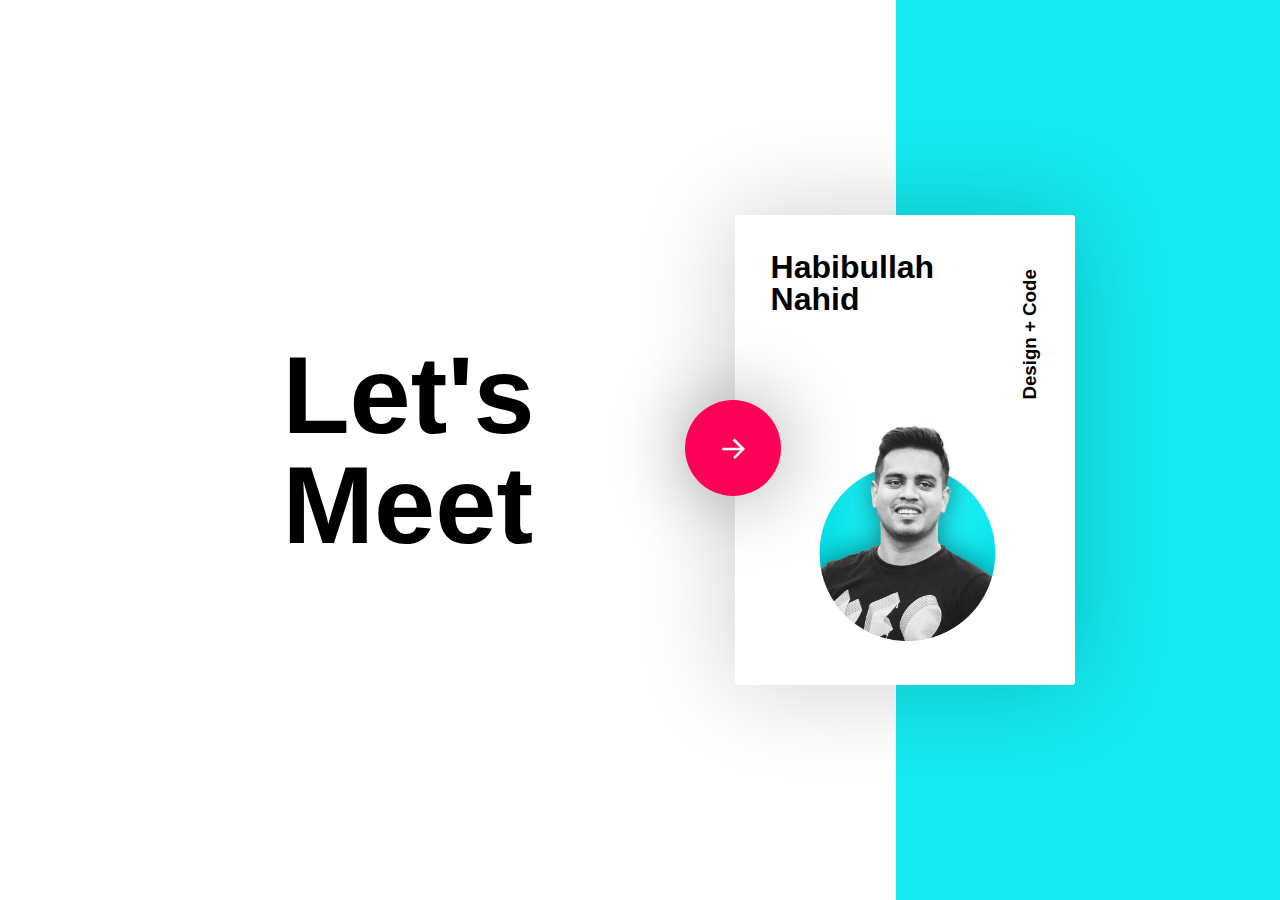
<file: index.html>
<!DOCTYPE html>
<html lang="en">
<head>
    <meta charset="UTF-8">
    <meta name="viewport" content="width=device-width, initial-scale=1.0">
    <meta http-equiv="X-UA-Compatible" content="ie=edge">
    <title>Meet Nahid</title>
    <link rel="stylesheet" href="css/style.css">
</head>
<body>
	<div class="main-container">
		<main class="main">
			<div class="main-heading">
				<h1>Let's<br>Meet</h1>
			</div>
			<div class="person-card">
				<h1>Habibullah<br>Nahid</h1>
				<h3>Design + Code</h3>
				<a href="about.html " class="btn-fab">
					<svg xmlns="http://www.w3.org/2000/svg" viewBox="957.994 542.709 28.127 27.506"><defs><style>.a{fill:none;stroke:#fff;stroke-width:3px;}</style></defs><g transform="translate(2591.494 1070.924) rotate(180)"><path class="a" d="M0,0V15.076H15.783" transform="translate(1618.155 503.801) rotate(45)"/><path class="a" d="M0,17.328,17.328,0" transform="translate(1619.747 502.209) rotate(45)"/></g></svg>
				</a>
				<figure><img src="images/nahid.png" alt=""></figure>
			</div>
		</main>
		<aside class="right-bg">
		</aside>
	</div>
</body>
</html>
</file>
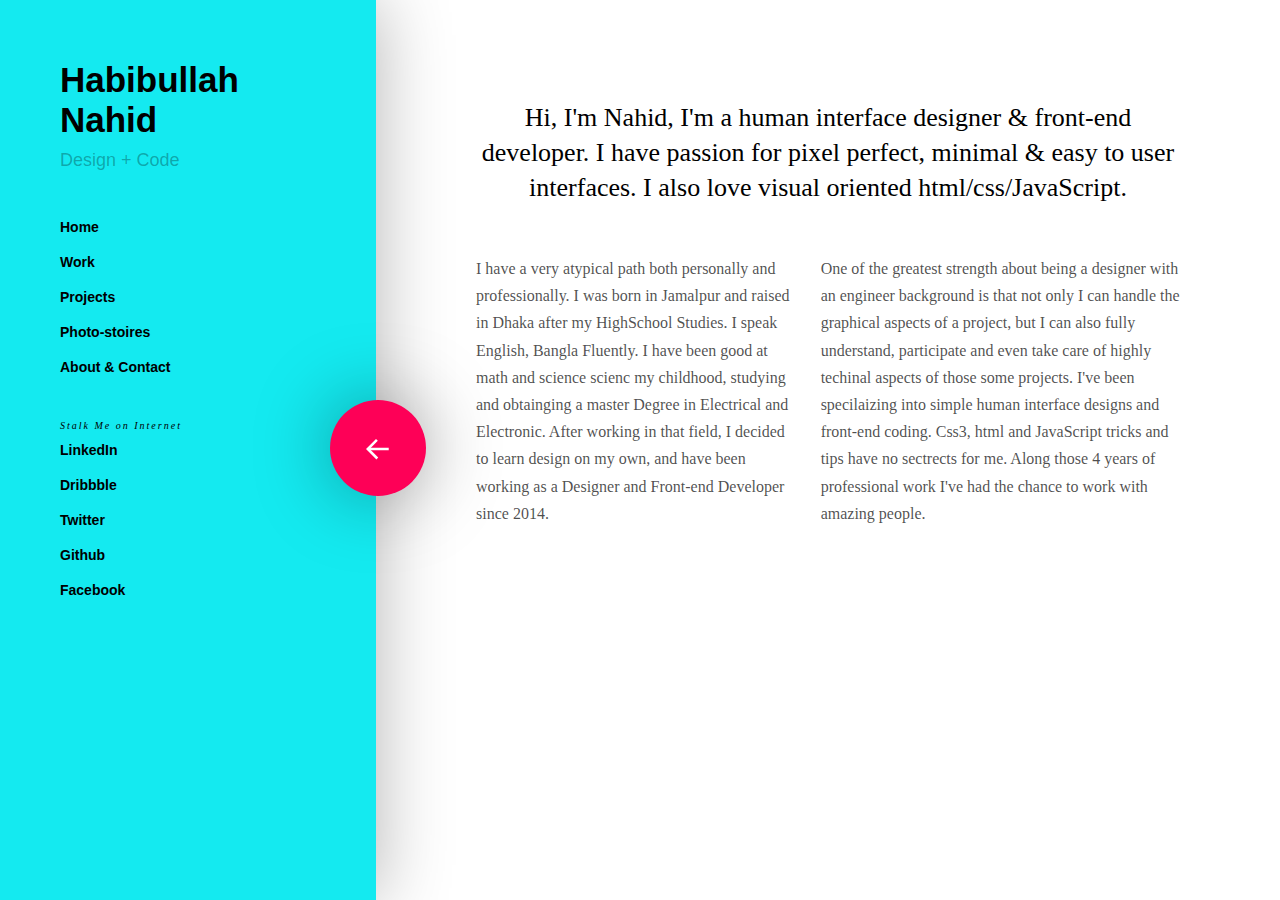
<file: about.html>
<!DOCTYPE html>
<html lang="en">
<head>
    <meta charset="UTF-8">
    <meta name="viewport" content="width=device-width, initial-scale=1.0">
    <meta http-equiv="X-UA-Compatible" content="ie=edge">
    <title>Meet Nahid</title>
    <link rel="stylesheet" href="css/style.css">
</head>
<body>
	<div class="main-app">
		<aside>
			<h1>Habibullah<br> Nahid</h1>
			<h3>Design + Code</h3>
			<a href="index.html" class="btn-fab">
				<svg xmlns="http://www.w3.org/2000/svg" viewBox="957.994 542.709 28.127 27.506"><defs><style>.a{fill:none;stroke:#fff;stroke-width:3px;}</style></defs><g transform="translate(2591.494 1070.924) rotate(180)"><path class="a" d="M0,0V15.076H15.783" transform="translate(1618.155 503.801) rotate(45)"/><path class="a" d="M0,17.328,17.328,0" transform="translate(1619.747 502.209) rotate(45)"/></g></svg>
			</a>
			<nav class="main-nav">
				<ul>
					<li><a href="#">Home</a></li>
					<li><a href="#">Work</a></li>
					<li><a href="#">Projects</a></li>
					<li><a href="#">Photo-stoires</a></li>
					<li><a href="#">About &amp; Contact</a></li>
				</ul>
			</nav>
			<nav class="sub-nav">
				<small>Stalk Me on Internet</small>
				<ul>
					<li><a href="#">LinkedIn</a></li>
					<li><a href="#">Dribbble</a></li>
					<li><a href="#">Twitter</a></li>
					<li><a href="#">Github</a></li>
					<li><a href="#">Facebook</a></li>
				</ul>
			</nav>
		</aside>
		<main class="contents">
			<div class="content-wrapper">
				<p class="lead">
					Hi, I'm Nahid, I'm a human interface designer &amp; front-end developer. I have passion for pixel perfect, minimal &amp; easy to user interfaces. I also love visual oriented html/css/JavaScript.
				</p>
				<article class="detail">
					<p>I have a very atypical path both personally and professionally. I was born in Jamalpur and raised in Dhaka after my HighSchool Studies. I speak English, Bangla Fluently. I have been good at math and science scienc my childhood, studying and obtainging a master Degree in Electrical and Electronic. After working in that field, I decided to learn design on my own, and have been working as a Designer and Front-end Developer since 2014.</p>
					<p>One of the greatest strength about being a designer with an engineer background is that not only I can handle the graphical aspects of a project, but I can also fully understand, participate and even take care of highly techinal aspects of those some projects. I've been specilaizing into simple human interface designs and front-end coding. Css3, html and JavaScript tricks and tips have no sectrects for me. Along those 4 years of professional work I've had the chance to work with amazing people.</p>
				</article>
			</div>
		</main>
	</div>
</body>
</html>
</file>
<file: css/style.css>
* {
  margin: 0;
  padding: 0; }

html {
  -webkit-box-sizing: border-box;
  box-sizing: border-box; }

body {
  font-size: 16px;
  font-family: 'Poppins', sans-serif; }

img {
  max-width: 100%; }

.main-container .main .person-card .btn-fab, .main-app aside .btn-fab {
  background-color: #FE0057;
  display: block;
  height: 6rem;
  width: 6rem;
  border-radius: 50%;
  -webkit-box-shadow: 0 0 77px rgba(0, 0, 0, 0.36);
  box-shadow: 0 0 77px rgba(0, 0, 0, 0.36);
  text-align: center;
  line-height: 112px;
  -webkit-transition: -webkit-transform 0.3s;
  transition: -webkit-transform 0.3s;
  -o-transition: transform 0.3s;
  transition: transform 0.3s;
  transition: transform 0.3s, -webkit-transform 0.3s; }
  .main-container .main .person-card .btn-fab:hover, .main-app aside .btn-fab:hover {
    -webkit-transform: scale(1.2);
    -ms-transform: scale(1.2);
    transform: scale(1.2); }
  .main-container .main .person-card .btn-fab svg, .main-app aside .btn-fab svg {
    width: 24px;
    height: 24px; }

.main-container {
  display: -webkit-box;
  display: -ms-flexbox;
  display: flex;
  height: 100vh; }
  .main-container .main {
    display: -webkit-box;
    display: -ms-flexbox;
    display: flex;
    -webkit-box-align: center;
    -ms-flex-align: center;
    align-items: center;
    -webkit-box-flex: 0;
    -ms-flex: 0 0 70%;
    flex: 0 0 70%;
    -webkit-box-pack: end;
    -ms-flex-pack: end;
    justify-content: flex-end; }
    .main-container .main .main-heading {
      margin-right: 200px; }
      .main-container .main .main-heading h1 {
        font-size: 110px;
        line-height: 1; }
    .main-container .main .person-card {
      width: 30%;
      -webkit-box-shadow: 0 0 100px 0 rgba(0, 0, 0, 0.2);
      box-shadow: 0 0 100px 0 rgba(0, 0, 0, 0.2);
      border-radius: 3px;
      padding: 4% 4% 2% 4%;
      margin-right: -20%;
      z-index: 2;
      background-color: #fff;
      position: relative; }
      .main-container .main .person-card h1 {
        line-height: 1;
        margin-bottom: 80px; }
      .main-container .main .person-card h3 {
        position: absolute;
        -webkit-transform: rotate(-90deg);
        -ms-transform: rotate(-90deg);
        transform: rotate(-90deg);
        right: -20px;
        top: 110px;
        line-height: 1;
        margin: 0;
        padding: 0; }
      .main-container .main .person-card .btn-fab {
        position: absolute;
        left: -50px;
        top: 50%;
        margin-top: -50px; }
  .main-container .right-bg {
    background: #14EAF0;
    -webkit-box-flex: 0;
    -ms-flex: 0 0 30%;
    flex: 0 0 30%; }

.main-app {
  display: -webkit-box;
  display: -ms-flexbox;
  display: flex;
  height: 100vh; }
  .main-app aside {
    -webkit-box-flex: 0;
    -ms-flex: 0 0 20%;
    flex: 0 0 20%;
    background-color: #14EAF0;
    padding: 60px;
    position: relative;
    -webkit-box-shadow: 0px 0 70px 0 rgba(0, 0, 0, 0.3);
    box-shadow: 0px 0 70px 0 rgba(0, 0, 0, 0.3); }
    .main-app aside h1 {
      font-size: 35px;
      line-height: 40px;
      font-weight: 700; }
    .main-app aside h3 {
      font-size: 18px;
      color: rgba(0, 0, 0, 0.3);
      font-weight: 400;
      line-height: 40px; }
    .main-app aside .btn-fab {
      position: absolute;
      right: -50px;
      top: 50%;
      margin-top: -50px; }
      .main-app aside .btn-fab svg {
        -webkit-transform: rotate(-180deg);
        -ms-transform: rotate(-180deg);
        transform: rotate(-180deg); }
    .main-app aside nav {
      margin-top: 30px; }
      .main-app aside nav small {
        font-family: 'Georgia', serif;
        font-style: italic;
        letter-spacing: 2px;
        font-size: 10px; }
      .main-app aside nav ul {
        list-style: none; }
        .main-app aside nav ul li a {
          font-size: 14px;
          text-decoration: none;
          color: #000000;
          line-height: 35px;
          font-weight: 700; }
          .main-app aside nav ul li a:hover {
            text-decoration: line-through; }
  .main-app .contents {
    width: 100%;
    -webkit-box-pack: center;
    -ms-flex-pack: center;
    justify-content: center;
    padding: 100px; }
    .main-app .contents .content-wrapper {
      max-width: 759px; }
      .main-app .contents .content-wrapper p {
        font-family: 'Georgia', serif; }
      .main-app .contents .content-wrapper .lead {
        font-size: 26px;
        text-align: center;
        margin-bottom: 50px;
        line-height: 35px; }
      .main-app .contents .content-wrapper .detail {
        display: -webkit-box;
        display: -ms-flexbox;
        display: flex;
        color: rgba(0, 0, 0, 0.7);
        font-size: 16px;
        line-height: 1.7; }
        .main-app .contents .content-wrapper .detail p:first-child {
          padding-right: 24px; }
</file>
